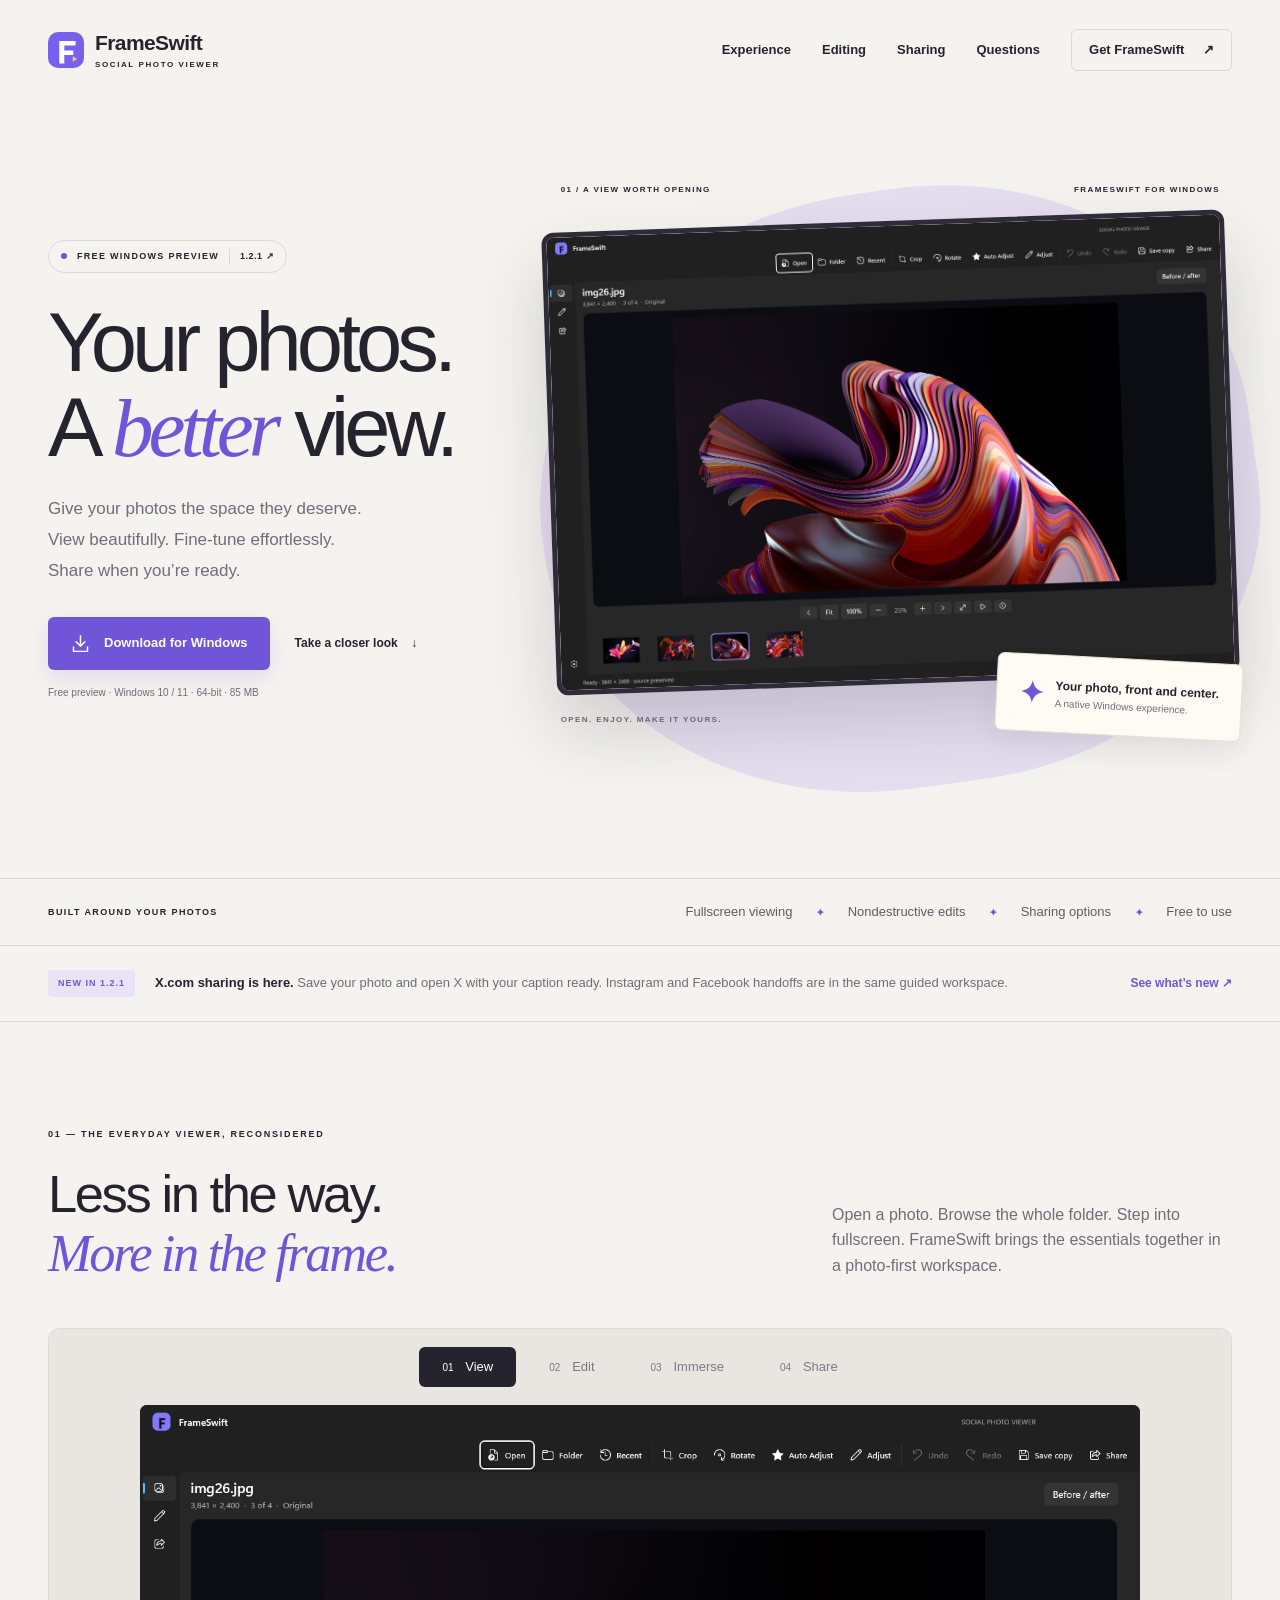
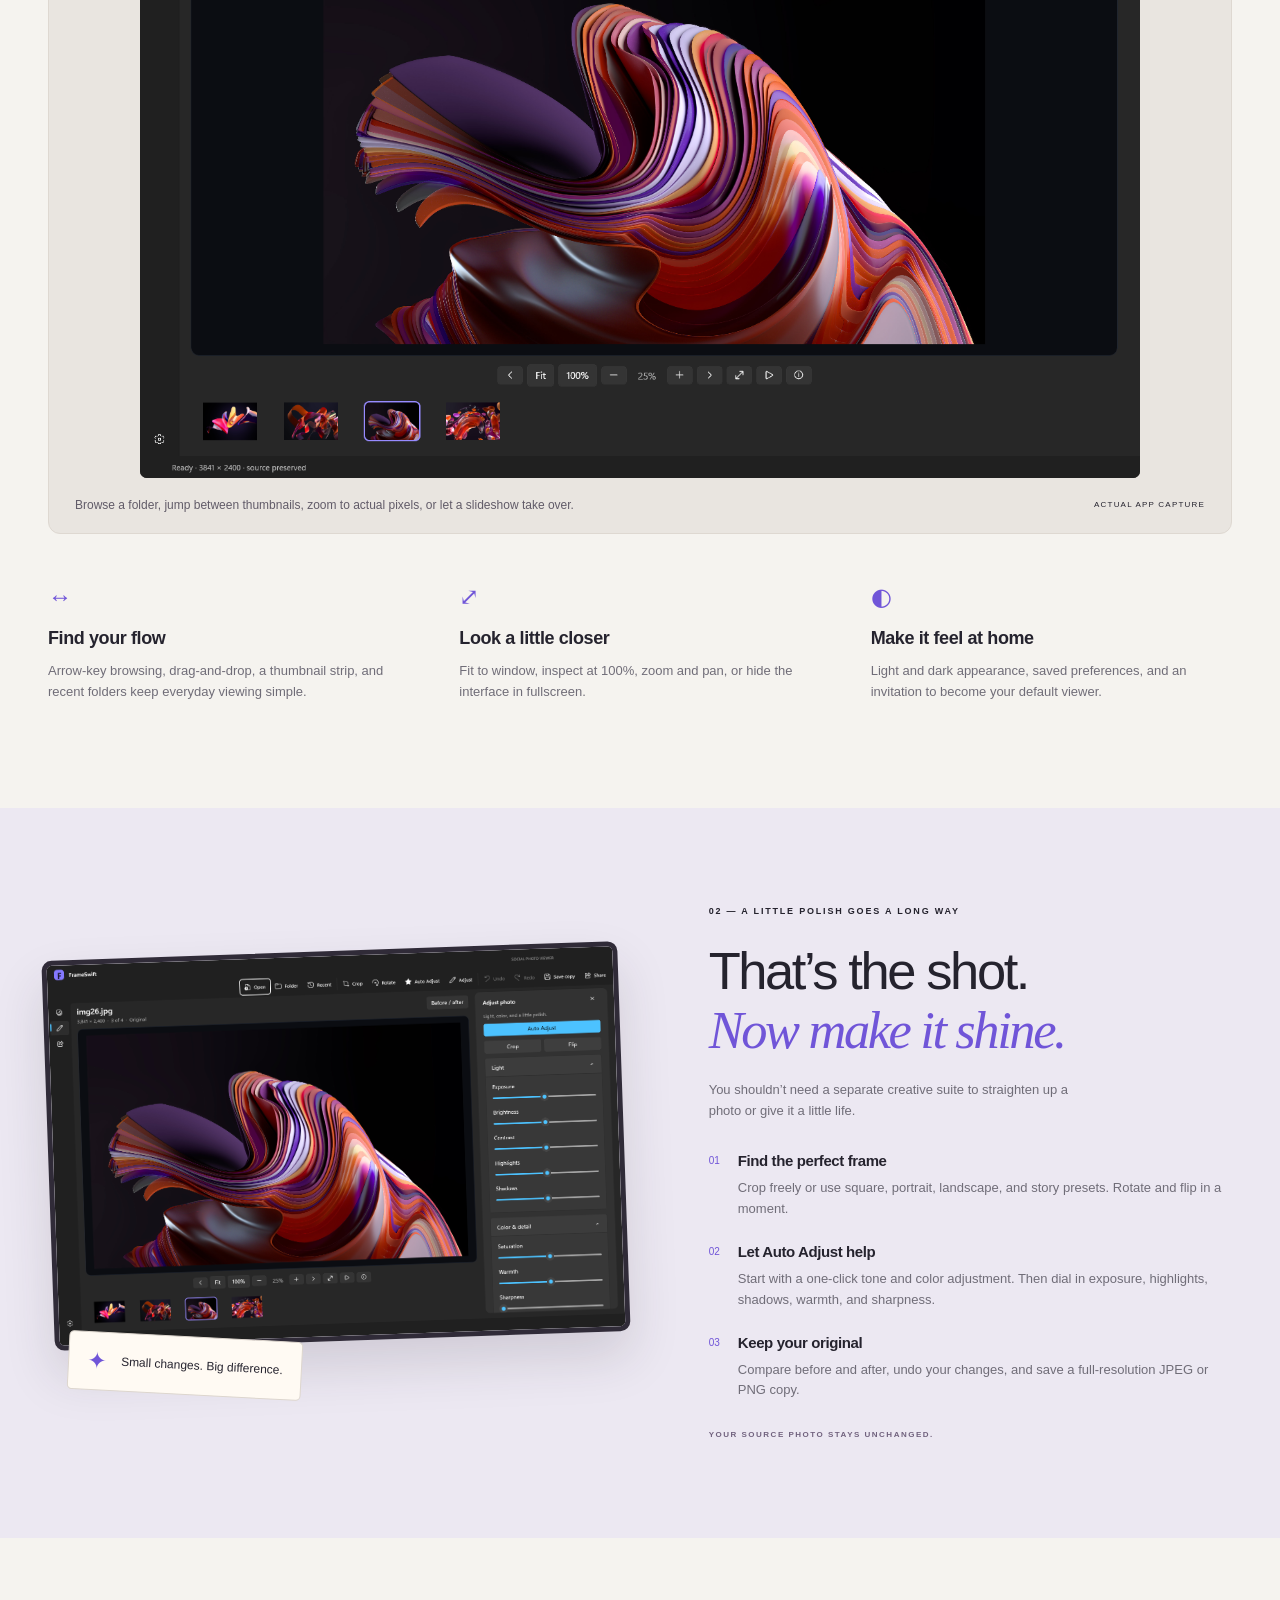
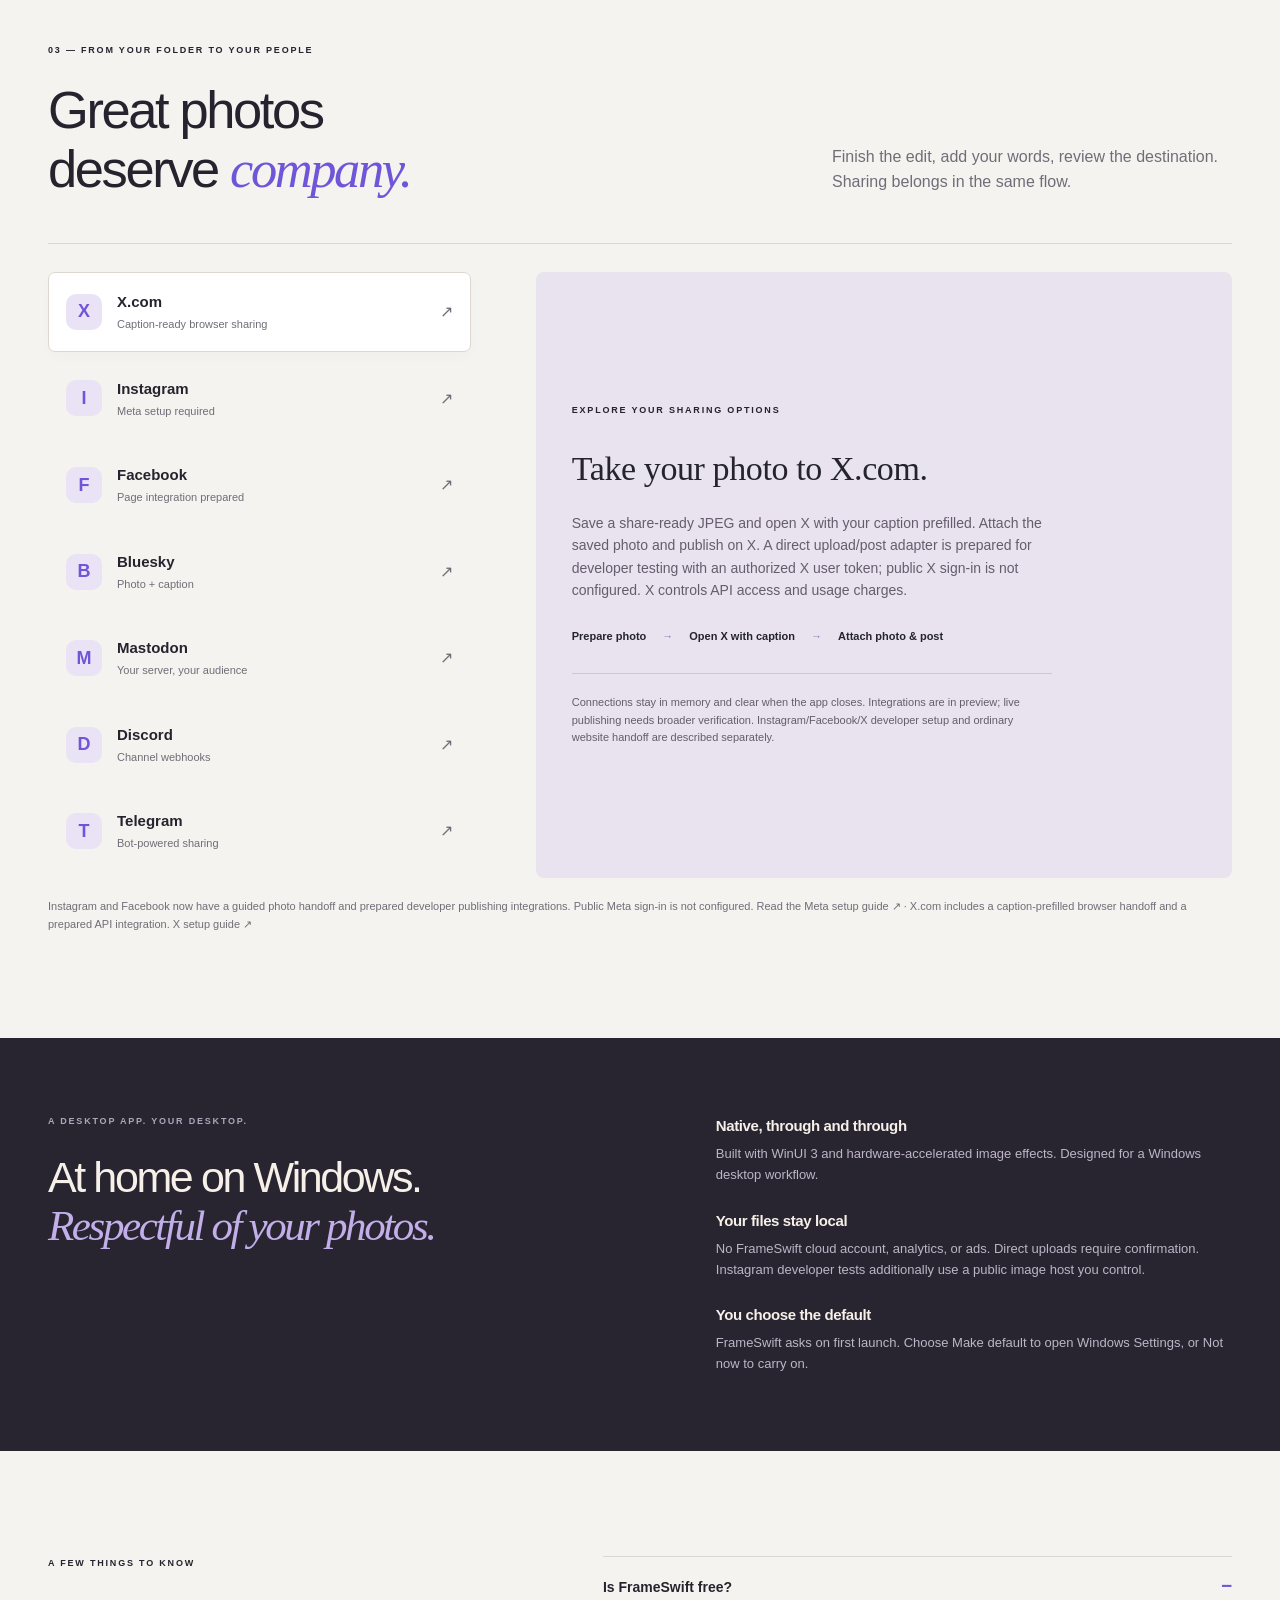
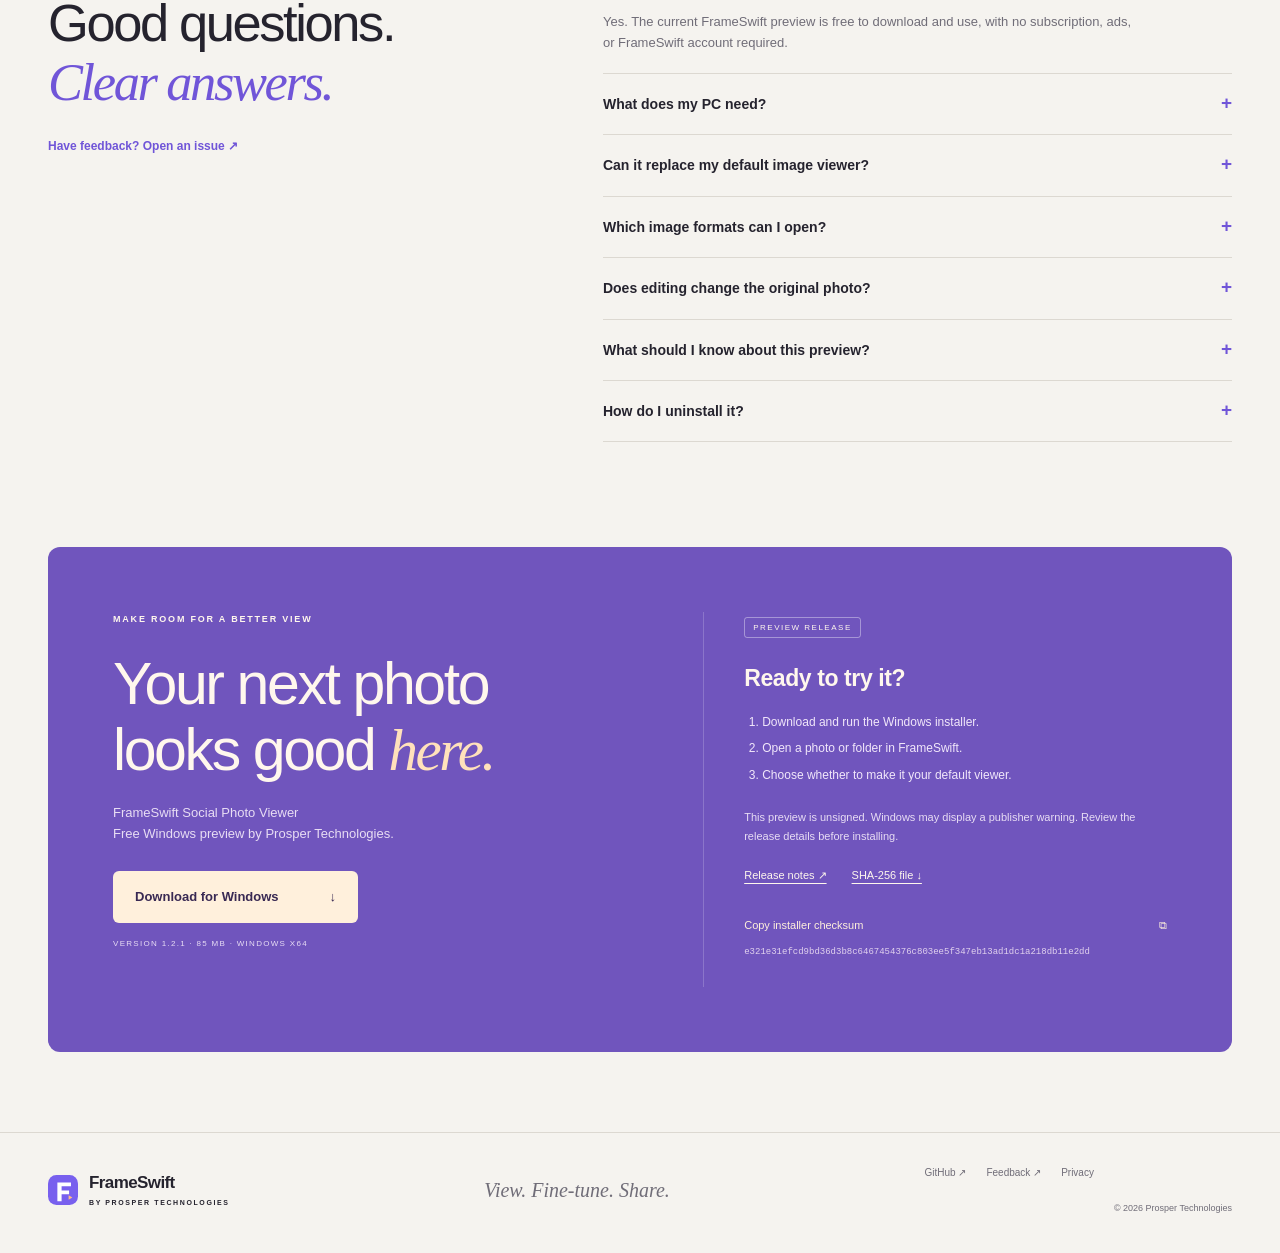
<file: docs/index.html>
<!doctype html>
<html lang="en">
<head>
<meta charset="utf-8"><meta name="viewport" content="width=device-width,initial-scale=1">
<title>FrameSwift — Free Social Photo Viewer for Windows</title>
<meta name="description" content="Meet FrameSwift Social Photo Viewer: a free native Windows photo viewer with fullscreen browsing, crop, Auto Adjust, image adjustments, and direct sharing integrations.">
<meta name="theme-color" content="#f5f3ef">
<link rel="canonical" href="https://ProsperTechnology.github.io/frameswift/">
<meta property="og:type" content="website"><meta property="og:title" content="FrameSwift — Your photos. A better view."><meta property="og:description" content="View, fine-tune, and share. A free native photo viewer for Windows by Prosper Technologies."><meta property="og:url" content="https://ProsperTechnology.github.io/frameswift/"><meta property="og:image" content="https://ProsperTechnology.github.io/frameswift/assets/viewer.png">
<meta name="twitter:card" content="summary_large_image">
<link rel="icon" href="assets/icon.svg" type="image/svg+xml"><link rel="stylesheet" href="style.css?v=20261103-image-fix">
<script type="application/ld+json">{"@context":"https://schema.org","@type":"SoftwareApplication","name":"FrameSwift Social Photo Viewer","applicationCategory":"MultimediaApplication","operatingSystem":"Windows 10 2004 or later (x64), Windows 11","softwareVersion":"1.2.1 preview","offers":{"@type":"Offer","price":"0","priceCurrency":"USD"},"author":{"@type":"Organization","name":"Prosper Technologies"},"downloadUrl":"https://github.com/ProsperTechnology/frameswift/releases/download/v1.2.1/FrameSwift-1.2.1-Setup-x64.exe"}</script>
<script src="script.js" defer></script>
</head>
<body>
<a class="skip" href="#main">Skip to content</a>
<header class="header"><a class="brand" href="#" aria-label="FrameSwift home"><img src="assets/icon.svg" width="36" height="36" alt=""><span>FrameSwift<small>SOCIAL PHOTO VIEWER</small></span></a><nav id="nav" aria-label="Main navigation"><a href="#experience">Experience</a><a href="#editing">Editing</a><a href="#sharing">Sharing</a><a href="#faq">Questions</a><a class="nav-download" href="#download">Get FrameSwift <span aria-hidden="true">↗</span></a></nav></header>
<main id="main">
<section class="hero wrap"><div class="hero-copy"><a class="pill" href="#download"><span class="dot"></span> FREE WINDOWS PREVIEW <span>1.2.1 ↗</span></a><h1>Your photos.<br>A <em>better</em> view.</h1><p class="lede">Give your photos the space they deserve.<br>View beautifully. Fine-tune effortlessly.<br>Share when you’re ready.</p><div class="actions"><a class="button primary download" href="https://github.com/ProsperTechnology/frameswift/releases/download/v1.2.1/FrameSwift-1.2.1-Setup-x64.exe"><svg viewBox="0 0 24 24" aria-hidden="true"><path d="M12 3v12m-5-5 5 5 5-5M4 16v5h16v-5"/></svg> Download for Windows</a><a class="text-link" href="#experience">Take a closer look <span>↓</span></a></div><p class="micro">Free preview · Windows 10 / 11 · 64-bit · 85 MB</p></div><div class="hero-art"><div class="art-caption"><span>01 / A VIEW WORTH OPENING</span><span>FRAMESWIFT FOR WINDOWS</span></div><a href="#experience" class="hero-window" aria-label="Explore the FrameSwift viewer"><img src="assets/viewer.png" alt="Actual FrameSwift photo viewer with folder thumbnails, zoom controls, and editing toolbar" width="1444" height="971" fetchpriority="high"></a><div class="floating-note"><span class="spark">✦</span><div>Your photo, front and center.<small>A native Windows experience.</small></div></div><div class="art-footer"><span>OPEN. ENJOY. MAKE IT YOURS.</span><span class="orbital">↗</span></div></div></section>
<div class="capability-bar"><div class="wrap"><span>BUILT AROUND YOUR PHOTOS</span><p>Fullscreen viewing <b>✦</b> Nondestructive edits <b>✦</b> Sharing options <b>✦</b> Free to use</p></div></div>
<aside class="wrap release-update" aria-label="Latest release"><div><span class="release-badge">NEW IN 1.2.1</span><p><strong>X.com sharing is here.</strong> Save your photo and open X with your caption ready. Instagram and Facebook handoffs are in the same guided workspace.</p></div><a href="https://github.com/ProsperTechnology/frameswift/releases/tag/v1.2.1">See what’s new ↗</a></aside>
<section class="wrap experience section" id="experience"><div class="section-intro"><span class="eyebrow">01 — THE EVERYDAY VIEWER, RECONSIDERED</span><h2>Less in the way.<br><em>More in the frame.</em></h2><p>Open a photo. Browse the whole folder. Step into fullscreen. FrameSwift brings the essentials together in a photo-first workspace.</p></div><div class="showcase"><div class="tabs" role="tablist" aria-label="App screenshots"><button id="tab-viewer" role="tab" aria-selected="true" aria-controls="screenshot-panel" data-view="viewer" tabindex="0">01 <span>View</span></button><button id="tab-editor" role="tab" aria-selected="false" aria-controls="screenshot-panel" data-view="editor" tabindex="-1">02 <span>Edit</span></button><button id="tab-fullscreen" role="tab" aria-selected="false" aria-controls="screenshot-panel" data-view="fullscreen" tabindex="-1">03 <span>Immerse</span></button><button id="tab-sharing" role="tab" aria-selected="false" aria-controls="screenshot-panel" data-view="sharing" tabindex="-1">04 <span>Share</span></button></div><div id="screenshot-panel" class="screenshot-panel" role="tabpanel" aria-labelledby="tab-viewer" tabindex="0"><img id="app-shot" src="assets/viewer.png" alt="FrameSwift viewer with folder thumbnails and zoom controls" width="1444" height="971" loading="lazy"></div><div class="shot-caption"><p id="shot-description">Browse a folder, jump between thumbnails, zoom to actual pixels, or let a slideshow take over.</p><span>ACTUAL APP CAPTURE</span></div></div><div class="viewer-details"><article><span>↔</span><h3>Find your flow</h3><p>Arrow-key browsing, drag-and-drop, a thumbnail strip, and recent folders keep everyday viewing simple.</p></article><article><span>⤢</span><h3>Look a little closer</h3><p>Fit to window, inspect at 100%, zoom and pan, or hide the interface in fullscreen.</p></article><article><span>◐</span><h3>Make it feel at home</h3><p>Light and dark appearance, saved preferences, and an invitation to become your default viewer.</p></article></div></section>
<section class="edit-section" id="editing"><div class="wrap edit-grid"><div class="edit-visual"><img src="assets/editor.png" alt="FrameSwift native editor showing crop and image adjustment tools" width="1444" height="971" loading="lazy"><div class="edit-tag"><span>✦</span> Small changes. Big difference.</div></div><div class="edit-copy"><span class="eyebrow">02 — A LITTLE POLISH GOES A LONG WAY</span><h2>That’s the shot.<br><em>Now make it shine.</em></h2><p>You shouldn’t need a separate creative suite to straighten up a photo or give it a little life.</p><ol class="edit-list"><li><span>01</span><div><h3>Find the perfect frame</h3><p>Crop freely or use square, portrait, landscape, and story presets. Rotate and flip in a moment.</p></div></li><li><span>02</span><div><h3>Let Auto Adjust help</h3><p>Start with a one-click tone and color adjustment. Then dial in exposure, highlights, shadows, warmth, and sharpness.</p></div></li><li><span>03</span><div><h3>Keep your original</h3><p>Compare before and after, undo your changes, and save a full-resolution JPEG or PNG copy.</p></div></li></ol><span class="small-label">YOUR SOURCE PHOTO STAYS UNCHANGED.</span></div></div></section>
<section class="wrap section sharing" id="sharing"><div class="section-intro"><span class="eyebrow">03 — FROM YOUR FOLDER TO YOUR PEOPLE</span><h2>Great photos<br>deserve <em>company.</em></h2><p>Finish the edit, add your words, review the destination. Sharing belongs in the same flow.</p></div><div class="share-explorer"><div class="platforms" aria-label="Explore sharing integrations"><button class="platform active" data-platform="x" aria-pressed="true"><span class="platform-letter">X</span><span>X.com<small>Caption-ready browser sharing</small></span><span>↗</span></button><button class="platform" data-platform="instagram" aria-pressed="false"><span class="platform-letter">I</span><span>Instagram<small>Meta setup required</small></span><span>↗</span></button><button class="platform" data-platform="facebook" aria-pressed="false"><span class="platform-letter">F</span><span>Facebook<small>Page integration prepared</small></span><span>↗</span></button><button class="platform" data-platform="bluesky" aria-pressed="false"><span class="platform-letter">B</span><span>Bluesky<small>Photo + caption</small></span><span>↗</span></button><button class="platform" data-platform="mastodon" aria-pressed="false"><span class="platform-letter">M</span><span>Mastodon<small>Your server, your audience</small></span><span>↗</span></button><button class="platform" data-platform="discord" aria-pressed="false"><span class="platform-letter">D</span><span>Discord<small>Channel webhooks</small></span><span>↗</span></button><button class="platform" data-platform="telegram" aria-pressed="false"><span class="platform-letter">T</span><span>Telegram<small>Bot-powered sharing</small></span><span>↗</span></button></div><div class="share-detail" aria-live="polite"><span class="eyebrow">EXPLORE YOUR SHARING OPTIONS</span><h3 id="platform-title">Take your photo to X.com.</h3><p id="platform-description">Save a share-ready JPEG and open X with your caption prefilled. Attach the saved photo and publish on X. A direct upload/post adapter is prepared for developer testing with an authorized X user token; public X sign-in is not configured. X controls API access and usage charges.</p><div class="share-steps"><span>Prepare photo</span><i>→</i><span>Open X with caption</span><i>→</i><span>Attach photo &amp; post</span></div><p class="share-note">Connections stay in memory and clear when the app closes. Integrations are in preview; live publishing needs broader verification. Instagram/Facebook/X developer setup and ordinary website handoff are described separately.</p></div></div><p class="integration-limit">Instagram and Facebook now have a guided photo handoff and prepared developer publishing integrations. Public Meta sign-in is not configured. <a href="meta-setup.txt">Read the Meta setup guide ↗</a> · X.com includes a caption-prefilled browser handoff and a prepared API integration. <a href="x-setup.txt">X setup guide ↗</a></p></section>
<section class="trust-section"><div class="wrap trust-grid"><div><span class="eyebrow">A DESKTOP APP. YOUR DESKTOP.</span><h2>At home on Windows.<br><em>Respectful of your photos.</em></h2></div><div class="trust-points"><article><h3>Native, through and through</h3><p>Built with WinUI 3 and hardware-accelerated image effects. Designed for a Windows desktop workflow.</p></article><article><h3>Your files stay local</h3><p>No FrameSwift cloud account, analytics, or ads. Direct uploads require confirmation. Instagram developer tests additionally use a public image host you control.</p></article><article><h3>You choose the default</h3><p>FrameSwift asks on first launch. Choose Make default to open Windows Settings, or Not now to carry on.</p></article></div></div></section>
<section class="wrap section faq" id="faq"><div><span class="eyebrow">A FEW THINGS TO KNOW</span><h2>Good questions.<br><em>Clear answers.</em></h2><a class="text-link" href="https://github.com/ProsperTechnology/frameswift/issues">Have feedback? Open an issue ↗</a></div><div class="questions"><details open><summary>Is FrameSwift free?</summary><p>Yes. The current FrameSwift preview is free to download and use, with no subscription, ads, or FrameSwift account required.</p></details><details><summary>What does my PC need?</summary><p>A 64-bit PC running Windows 10 version 2004 or later, or Windows 11. Windows 11 is the primary test platform. The installer includes the app runtimes and Microsoft’s signed Visual C++ runtime installer, used if needed.</p></details><details><summary>Can it replace my default image viewer?</summary><p>FrameSwift asks on first launch. Choose Make default, then select FrameSwift Social Photo Viewer for your image types in Windows Default apps. You can revisit this from FrameSwift Settings. Your Windows choices are never changed without your selection.</p></details><details><summary>Which image formats can I open?</summary><p>JPEG, PNG, BMP, GIF, and TIFF are the basic formats. GIF and TIFF display the first frame or page. WebP, HEIC/HEIF, and AVIF depend on installed Windows codecs. RAW, SVG, animated playback, and multipage navigation are not included.</p></details><details><summary>Does editing change the original photo?</summary><p>Edits are kept as a recipe while you work. Save copy exports a new JPEG or PNG and protects the original filename. Optional recovery can restore edits after an unexpected exit when the original source still matches.</p></details><details><summary>What should I know about this preview?</summary><p>Version 1.2.1 is an early preview. The app and installer are unsigned, so Windows may display a publisher warning. Check the release and checksum before deciding to install. Rendering, export, persistence, installation, reinstall, and uninstall checks passed; live social posting, all codecs, and every hardware configuration have not been verified. Instagram/Facebook public sign-in requires a configured Meta app, approval, and hosted services. Public X sign-in is also unconfigured; the prepared API route requires your own authorized X developer setup. Full-resolution operations are limited to 80 megapixels and device limits.</p></details><details><summary>How do I uninstall it?</summary><p>Remove FrameSwift from Windows Settings → Apps → Installed apps. The uninstaller removes the application and its owned registration and shortcuts. Your personal photos and saved preferences are preserved.</p></details></div></section>
<section class="wrap download-section" id="download"><div class="download-card"><div><span class="eyebrow">MAKE ROOM FOR A BETTER VIEW</span><h2>Your next photo<br>looks good <em>here.</em></h2><p>FrameSwift Social Photo Viewer<br>Free Windows preview by Prosper Technologies.</p><a class="button cream download" href="https://github.com/ProsperTechnology/frameswift/releases/download/v1.2.1/FrameSwift-1.2.1-Setup-x64.exe">Download for Windows <span>↓</span></a><p class="download-meta">VERSION 1.2.1 · 85 MB · WINDOWS X64</p></div><div class="download-info"><span class="release-label">PREVIEW RELEASE</span><h3>Ready to try it?</h3><ol><li>Download and run the Windows installer.</li><li>Open a photo or folder in FrameSwift.</li><li>Choose whether to make it your default viewer.</li></ol><p>This preview is unsigned. Windows may display a publisher warning. Review the release details before installing.</p><div class="release-links"><a href="https://github.com/ProsperTechnology/frameswift/releases/tag/v1.2.1">Release notes ↗</a><a href="https://github.com/ProsperTechnology/frameswift/releases/download/v1.2.1/FrameSwift-1.2.1-Setup-x64.exe.sha256">SHA-256 file ↓</a></div><button class="checksum" id="copy-checksum">Copy installer checksum <span>⧉</span></button><code id="checksum">e321e31efcd9bd36d3b8c6467454376c803ee5f347eb13ad1dc1a218db11e2dd</code><span id="copy-status" role="status"></span></div></div></section>
</main>
<footer class="wrap footer"><a class="brand" href="#"><img src="assets/icon.svg" width="30" height="30" alt=""><span>FrameSwift<small>BY PROSPER TECHNOLOGIES</small></span></a><p>View. Fine-tune. Share.</p><div><a href="https://github.com/ProsperTechnology/frameswift">GitHub ↗</a><a href="https://github.com/ProsperTechnology/frameswift/issues">Feedback ↗</a><a href="privacy.html">Privacy</a><span>© 2026 Prosper Technologies</span></div></footer>
</body></html>
</file>
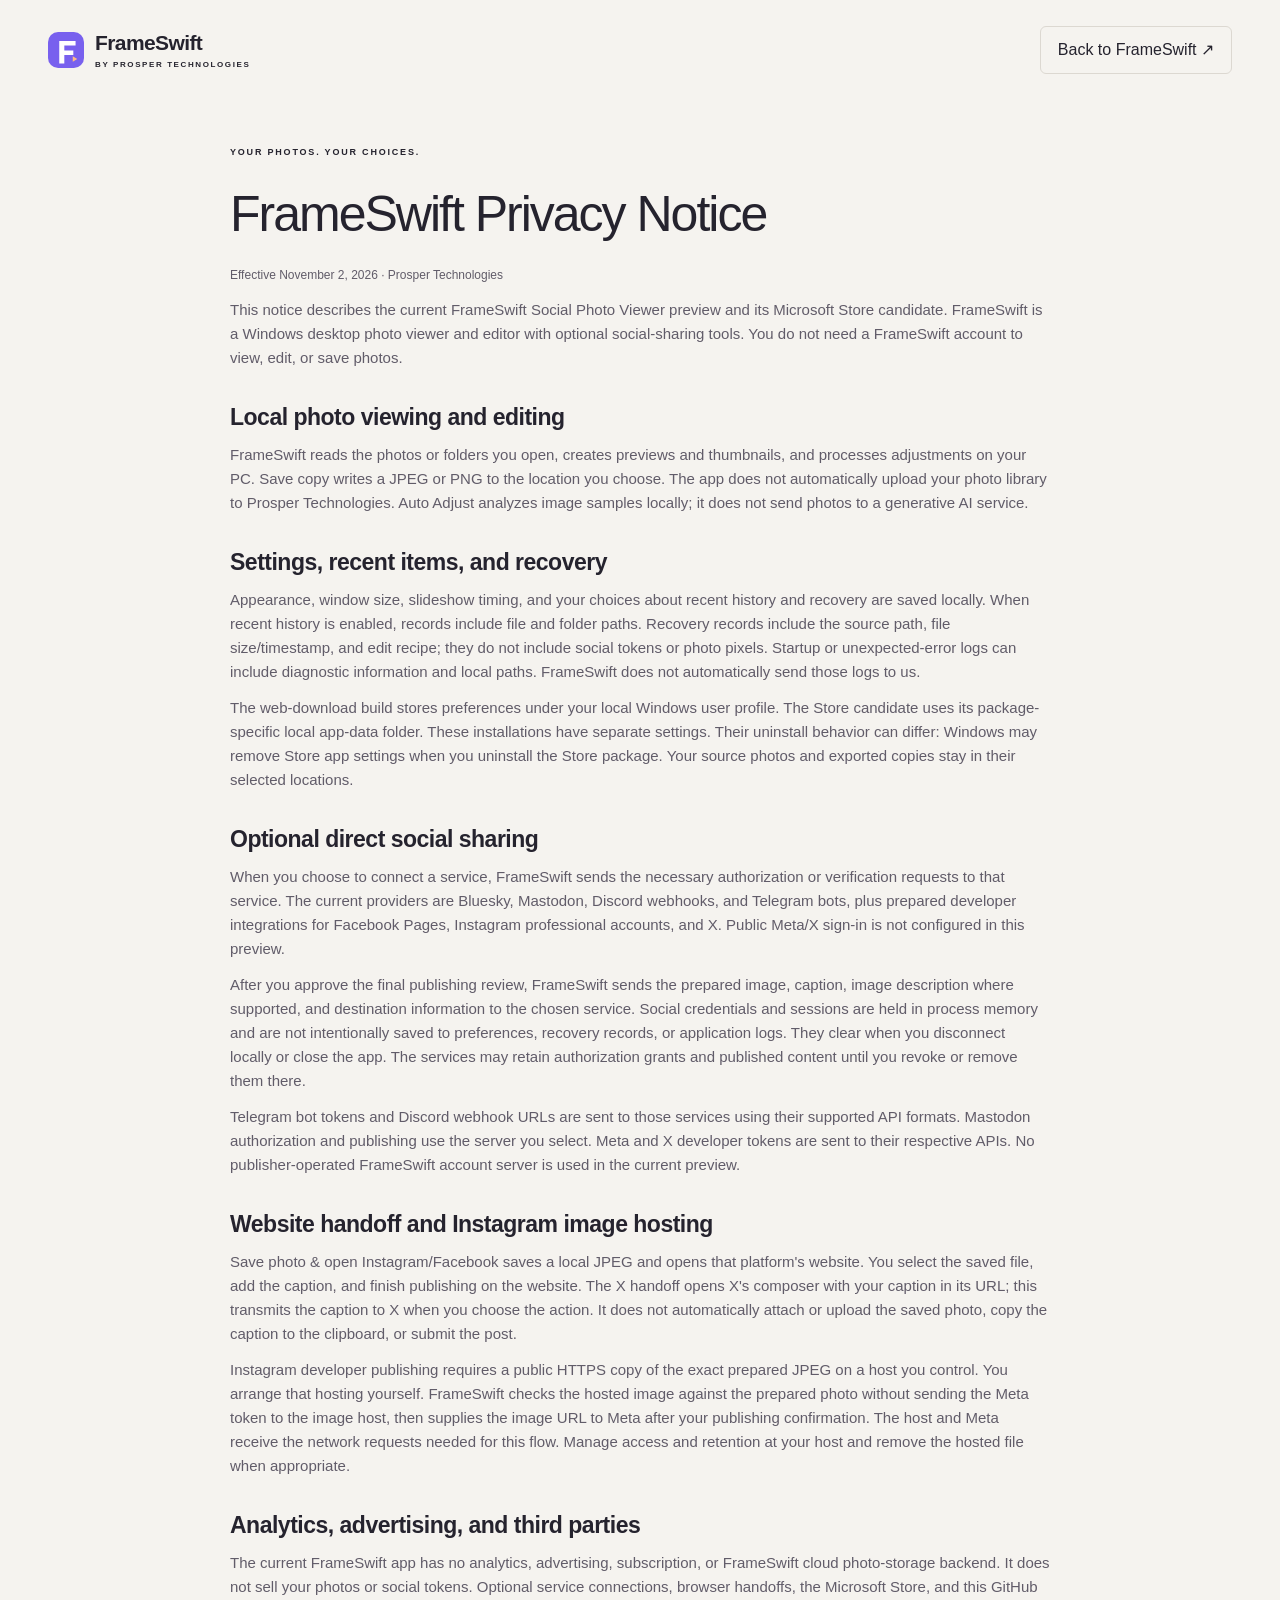
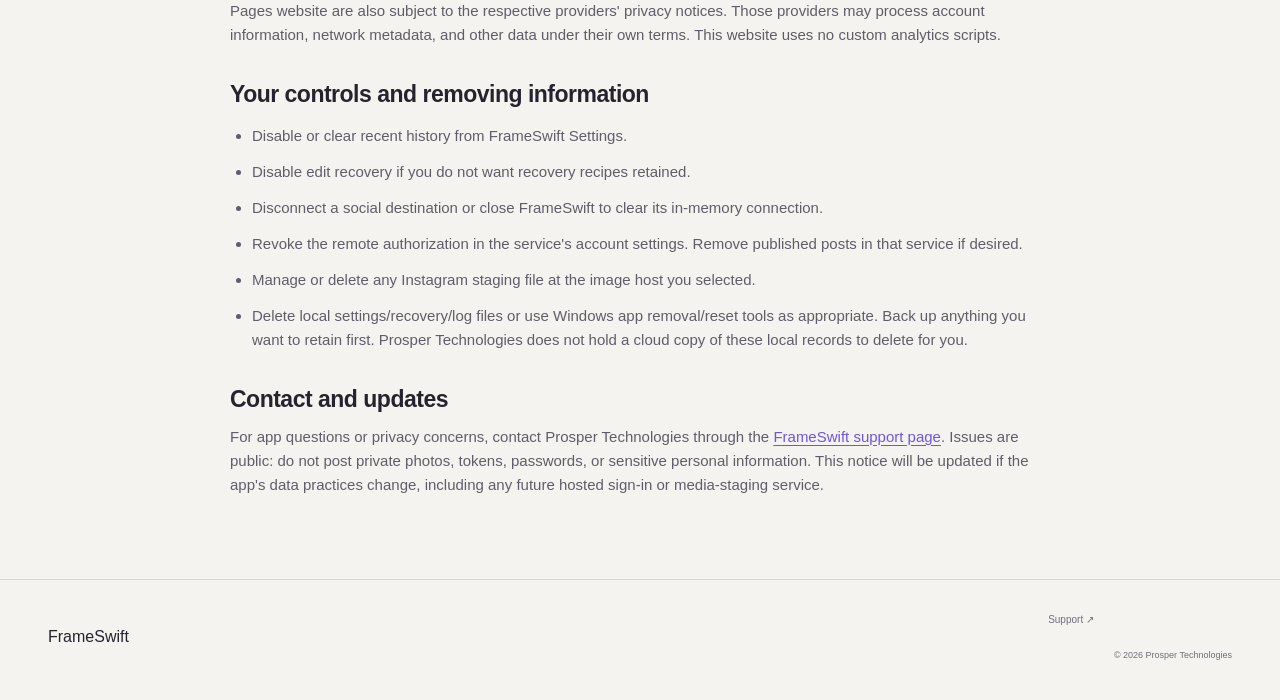
<file: docs/privacy.html>
<!doctype html>
<html lang="en"><head><meta charset="utf-8"><meta name="viewport" content="width=device-width,initial-scale=1"><title>FrameSwift Privacy Notice — Prosper Technologies</title><meta name="description" content="How FrameSwift handles local photos, preferences, recovery records, and optional social sharing."><link rel="icon" href="assets/icon.svg" type="image/svg+xml"><link rel="stylesheet" href="style.css?v=20261103-image-fix"><style>.policy-page{max-width:880px;margin:auto;padding:45px 30px 70px}.policy-page h1{font-size:50px;letter-spacing:-2px;line-height:1.1}.policy-page h2{font:600 23px 'Segoe UI',Arial,sans-serif;letter-spacing:-.5px;margin:34px 0 12px}.policy-page p,.policy-page li{font-size:15px;color:#615c69;margin:12px 0}.policy-page a{text-decoration:underline;text-underline-offset:3px;color:#7055d8}.policy-page ul{padding-left:22px}.policy-page .date{font-size:12px}@media(max-width:480px){.policy-page h1{font-size:38px}}</style></head>
<body><header class="header"><a class="brand" href="./"><img src="assets/icon.svg" width="36" height="36" alt=""><span>FrameSwift<small>BY PROSPER TECHNOLOGIES</small></span></a><a href="./" class="nav-download">Back to FrameSwift ↗</a></header>
<main class="policy-page"><span class="eyebrow">YOUR PHOTOS. YOUR CHOICES.</span><h1>FrameSwift Privacy Notice</h1><p class="date">Effective November 2, 2026 · Prosper Technologies</p>
<p>This notice describes the current FrameSwift Social Photo Viewer preview and its Microsoft Store candidate. FrameSwift is a Windows desktop photo viewer and editor with optional social-sharing tools. You do not need a FrameSwift account to view, edit, or save photos.</p>
<h2>Local photo viewing and editing</h2><p>FrameSwift reads the photos or folders you open, creates previews and thumbnails, and processes adjustments on your PC. Save copy writes a JPEG or PNG to the location you choose. The app does not automatically upload your photo library to Prosper Technologies. Auto Adjust analyzes image samples locally; it does not send photos to a generative AI service.</p>
<h2>Settings, recent items, and recovery</h2><p>Appearance, window size, slideshow timing, and your choices about recent history and recovery are saved locally. When recent history is enabled, records include file and folder paths. Recovery records include the source path, file size/timestamp, and edit recipe; they do not include social tokens or photo pixels. Startup or unexpected-error logs can include diagnostic information and local paths. FrameSwift does not automatically send those logs to us.</p><p>The web-download build stores preferences under your local Windows user profile. The Store candidate uses its package-specific local app-data folder. These installations have separate settings. Their uninstall behavior can differ: Windows may remove Store app settings when you uninstall the Store package. Your source photos and exported copies stay in their selected locations.</p>
<h2>Optional direct social sharing</h2><p>When you choose to connect a service, FrameSwift sends the necessary authorization or verification requests to that service. The current providers are Bluesky, Mastodon, Discord webhooks, and Telegram bots, plus prepared developer integrations for Facebook Pages, Instagram professional accounts, and X. Public Meta/X sign-in is not configured in this preview.</p><p>After you approve the final publishing review, FrameSwift sends the prepared image, caption, image description where supported, and destination information to the chosen service. Social credentials and sessions are held in process memory and are not intentionally saved to preferences, recovery records, or application logs. They clear when you disconnect locally or close the app. The services may retain authorization grants and published content until you revoke or remove them there.</p><p>Telegram bot tokens and Discord webhook URLs are sent to those services using their supported API formats. Mastodon authorization and publishing use the server you select. Meta and X developer tokens are sent to their respective APIs. No publisher-operated FrameSwift account server is used in the current preview.</p>
<h2>Website handoff and Instagram image hosting</h2><p>Save photo &amp; open Instagram/Facebook saves a local JPEG and opens that platform's website. You select the saved file, add the caption, and finish publishing on the website. The X handoff opens X's composer with your caption in its URL; this transmits the caption to X when you choose the action. It does not automatically attach or upload the saved photo, copy the caption to the clipboard, or submit the post.</p><p>Instagram developer publishing requires a public HTTPS copy of the exact prepared JPEG on a host you control. You arrange that hosting yourself. FrameSwift checks the hosted image against the prepared photo without sending the Meta token to the image host, then supplies the image URL to Meta after your publishing confirmation. The host and Meta receive the network requests needed for this flow. Manage access and retention at your host and remove the hosted file when appropriate.</p>
<h2>Analytics, advertising, and third parties</h2><p>The current FrameSwift app has no analytics, advertising, subscription, or FrameSwift cloud photo-storage backend. It does not sell your photos or social tokens. Optional service connections, browser handoffs, the Microsoft Store, and this GitHub Pages website are also subject to the respective providers' privacy notices. Those providers may process account information, network metadata, and other data under their own terms. This website uses no custom analytics scripts.</p>
<h2 id="remove-info">Your controls and removing information</h2><ul><li>Disable or clear recent history from FrameSwift Settings.</li><li>Disable edit recovery if you do not want recovery recipes retained.</li><li>Disconnect a social destination or close FrameSwift to clear its in-memory connection.</li><li>Revoke the remote authorization in the service's account settings. Remove published posts in that service if desired.</li><li>Manage or delete any Instagram staging file at the image host you selected.</li><li>Delete local settings/recovery/log files or use Windows app removal/reset tools as appropriate. Back up anything you want to retain first. Prosper Technologies does not hold a cloud copy of these local records to delete for you.</li></ul>
<h2>Contact and updates</h2><p>For app questions or privacy concerns, contact Prosper Technologies through the <a href="https://github.com/ProsperTechnology/frameswift/issues">FrameSwift support page</a>. Issues are public: do not post private photos, tokens, passwords, or sensitive personal information. This notice will be updated if the app's data practices change, including any future hosted sign-in or media-staging service.</p>
</main><footer class="wrap footer"><a href="./">FrameSwift</a><div><a href="https://github.com/ProsperTechnology/frameswift/issues">Support ↗</a><span>© 2026 Prosper Technologies</span></div></footer></body></html>
</file>
<file: docs/style.css>
:root{--paper:#f5f3ef;--ink:#25232e;--muted:#706d78;--purple:#7055d8;--line:#dcd8d1;--serif:Georgia,'Times New Roman',serif;--sans:'Segoe UI',Arial,sans-serif}*{box-sizing:border-box}html{scroll-behavior:smooth;scroll-padding-top:100px}body{margin:0;background:var(--paper);color:var(--ink);font-family:var(--sans);font-size:16px;line-height:1.6}a{color:inherit;text-decoration:none}button{font:inherit;cursor:pointer}button,a,summary{-webkit-tap-highlight-color:transparent}a:focus-visible,button:focus-visible,summary:focus-visible,[tabindex]:focus-visible{outline:3px solid #9477ff;outline-offset:5px}img{max-width:100%;height:auto;display:block}svg{width:21px;height:21px;fill:none;stroke:currentColor;stroke-width:1.7;stroke-linecap:round;stroke-linejoin:round}.wrap{max-width:1320px;margin:auto;padding-left:48px;padding-right:48px}.skip{position:absolute;top:-100px;left:20px;background:white;padding:10px;z-index:100}.skip:focus{top:12px}.header{height:100px;max-width:1440px;margin:auto;padding:0 48px;display:flex;align-items:center;justify-content:space-between;gap:20px}.brand{display:inline-flex;align-items:center;gap:11px;font-size:21px;font-weight:700;letter-spacing:-.6px;line-height:1.2}.brand small{display:block;font-size:8px;letter-spacing:1.6px;font-weight:600;margin-top:5px}.header nav{display:flex;gap:31px;align-items:center;font-size:13px;font-weight:600}.header nav a:hover,.text-link:hover{color:var(--purple)}.nav-download{border:1px solid var(--line);border-radius:6px;padding:10px 17px}.nav-download span{margin-left:15px}.menu{display:none}.hero{display:grid;grid-template-columns:.85fr 1.3fr;gap:54px;align-items:center;min-height:690px;padding-top:60px;padding-bottom:96px}.pill{font-size:9px;font-weight:700;letter-spacing:1.3px;display:inline-flex;align-items:center;gap:10px;border:1px solid var(--line);border-radius:30px;padding:8px 12px}.pill>span:last-child{border-left:1px solid var(--line);padding-left:10px;letter-spacing:.5px}.dot{width:6px;height:6px;background:var(--purple);border-radius:50%}h1,h2,h3,p{margin:0}h1{font-size:clamp(60px,6.5vw,93px);font-weight:500;line-height:1.02;letter-spacing:-5px;margin:28px 0 24px}em{font-family:var(--serif);font-weight:400;color:var(--purple)}.lede{font-size:17px;color:var(--muted);line-height:1.8}.actions{display:flex;gap:25px;align-items:center;margin-top:31px;flex-wrap:wrap}.button{display:inline-flex;justify-content:center;align-items:center;gap:13px;font-size:13px;font-weight:600;padding:16px 22px;border-radius:6px;transition:transform .2s,background .2s}.button:hover{transform:translateY(-3px)}.primary{background:var(--purple);color:#fff;box-shadow:0 8px 22px #7055d825}.primary:hover{background:#5e43c4}.text-link{font-size:12px;font-weight:600}.text-link span{margin-left:10px}.micro{font-size:10px;color:var(--muted);margin-top:15px}.hero-art{position:relative;min-width:0;padding:24px 0 36px}.hero-art:before{content:'';position:absolute;inset:5% -24px -1% -10px;background:#e5deef;border-radius:50% 45% 43% 47%;transform:rotate(-8deg);z-index:-1}.art-caption,.art-footer{display:flex;justify-content:space-between;font-size:8px;letter-spacing:1.4px;font-weight:700;gap:10px}.art-caption{margin:0 12px 24px}.hero-window{display:block;border:5px solid #302b38;border-radius:12px;overflow:hidden;box-shadow:0 35px 70px #322a3d30;transform:rotate(-2deg);transition:transform .4s}.hero-window:hover{transform:rotate(0)}.hero-window img{width:100%;height:auto}.floating-note{position:absolute;bottom:45px;right:-10px;display:flex;gap:12px;align-items:center;background:#fffaf3;padding:15px 22px;border:1px solid #e8dfd0;box-shadow:0 12px 25px #302b3810;border-radius:7px;transform:rotate(3deg);font-size:12px;font-weight:600}.floating-note small{display:block;font-size:10px;font-weight:400;color:var(--muted)}.spark{font-size:29px;color:var(--purple)}.art-footer{margin:30px 12px 0;color:var(--muted)}.orbital{font-size:20px}.capability-bar{border-top:1px solid var(--line);border-bottom:1px solid var(--line)}.capability-bar>.wrap{display:flex;align-items:center;justify-content:space-between;padding-top:23px;padding-bottom:23px;gap:24px}.capability-bar span{font-size:9px;letter-spacing:1.4px;font-weight:700}.capability-bar p{font-size:13px;color:#615c69}.capability-bar b{color:var(--purple);margin:0 20px;font-size:10px}.section{padding-top:105px;padding-bottom:105px}.eyebrow{display:block;font-size:9px;letter-spacing:1.8px;font-weight:700;margin-bottom:24px}h2{font-size:clamp(37px,4.1vw,58px);font-weight:500;line-height:1.12;letter-spacing:-2.4px}.section-intro{display:grid;grid-template-columns:1fr 1fr;column-gap:90px;align-items:end}.section-intro .eyebrow{grid-column:1/-1}.section-intro>p{font-size:16px;color:var(--muted);max-width:400px;margin-left:auto;padding-bottom:4px}.showcase{background:#e9e5e0;border:1px solid #ded8d1;padding:18px 24px 0;border-radius:12px;margin-top:45px}.tabs{display:flex;justify-content:center;gap:10px;margin-bottom:18px}.tabs button{border:0;background:transparent;color:#807888;padding:10px 23px;font-size:10px;border-radius:6px}.tabs span{font-size:13px;margin-left:9px}.tabs button[aria-selected=true]{background:var(--ink);color:#fff}.screenshot-panel{background:#202020;border-radius:7px;overflow:hidden;max-width:1000px;margin:auto}.screenshot-panel img{width:100%;height:auto;aspect-ratio:1444/971;object-fit:contain}.shot-caption{display:flex;justify-content:space-between;gap:20px;padding:18px 2px;align-items:center}.shot-caption p{font-size:12px;color:#615b68}.shot-caption>span{font-size:8px;letter-spacing:1.2px;white-space:nowrap}.viewer-details{display:grid;grid-template-columns:repeat(3,1fr);gap:50px;margin-top:44px}.viewer-details article>span{color:var(--purple);font-size:24px}h3{font-size:18px;font-weight:600;letter-spacing:-.4px}.viewer-details h3{margin:8px 0}.viewer-details p,.edit-copy>p,.edit-list p{font-size:13px;color:var(--muted)}.edit-section{background:#ece8f2;padding:96px 0}.edit-grid{display:grid;grid-template-columns:1.1fr 1fr;gap:85px;align-items:center}.edit-visual{position:relative}.edit-visual img{width:100%;height:auto;border-radius:10px;border:5px solid #302b38;box-shadow:0 25px 50px #302b3825;transform:rotate(-2deg)}.edit-tag{display:inline-flex;gap:15px;align-items:center;position:relative;background:#fffaf3;margin-top:-5px;left:20px;border:1px solid #ddd6ce;border-radius:5px;padding:10px 18px;transform:rotate(3deg);font-size:12px}.edit-tag span{font-size:23px;color:var(--purple)}.edit-copy>p{margin:20px 0 28px;max-width:360px}.edit-list{list-style:none;padding:0;margin:0}.edit-list li{display:flex;gap:18px;margin-top:20px}.edit-list li>span{font-size:10px;color:var(--purple);padding-top:4px}.edit-list h3{font-size:15px;margin-bottom:5px}.small-label{display:block;font-size:8px;letter-spacing:1.5px;font-weight:600;margin-top:28px;color:#71627e}.share-explorer{display:grid;grid-template-columns:.85fr 1.4fr;gap:65px;margin-top:44px;border-top:1px solid var(--line);padding-top:28px}.platform{display:flex;align-items:center;gap:15px;padding:17px;border:1px solid transparent;border-radius:7px;background:transparent;width:100%;text-align:left;margin-bottom:7px;color:var(--ink)}.platform.active{background:#fff;border-color:var(--line);box-shadow:0 5px 13px #302b3805}.platform-letter{display:grid;place-items:center;width:36px;height:36px;background:#e9e3f5;border-radius:10px;color:var(--purple);font-weight:700;font-size:18px}.platform>span:nth-child(2){flex:1;font-size:15px;font-weight:600}.platform small{display:block;font-weight:400;font-size:11px;color:var(--muted);margin-top:2px}.platform>span:last-child{color:var(--muted)}.share-detail{padding:32px 36px;background:#e8e3ee;border-radius:8px;display:flex;flex-direction:column;justify-content:center}.share-detail h3{font-family:var(--serif);font-size:34px;font-weight:400;margin-bottom:16px}.share-detail>p{font-size:14px;color:#655c6d;max-width:480px}.share-steps{display:flex;gap:16px;align-items:center;margin:27px 0;font-size:11px;font-weight:600;flex-wrap:wrap}.share-steps i{font-style:normal;color:#927aad}.share-detail .share-note{font-size:11px;padding-top:20px;border-top:1px solid #cfc5dd}.integration-limit{font-size:11px;color:var(--muted);margin-top:20px}.trust-section{background:#292530;color:#f6f0e9;padding:76px 0}.trust-grid{display:grid;grid-template-columns:1.1fr 1fr;gap:100px}.trust-section h2{font-size:43px}.trust-section em{color:#c2afea}.trust-section .eyebrow{color:#afa5bb}.trust-points{display:grid;gap:23px}.trust-points h3{font-size:15px;margin-bottom:6px}.trust-points p{font-size:13px;color:#bdb5c7}.faq{display:grid;grid-template-columns:.85fr 1.15fr;gap:90px}.faq .text-link{display:inline-block;margin-top:25px;color:var(--purple)}details{border-bottom:1px solid var(--line);padding:19px 0}details:first-child{border-top:1px solid var(--line)}summary{cursor:pointer;font-size:14px;font-weight:600;list-style:none;display:flex;justify-content:space-between;gap:15px}summary::-webkit-details-marker{display:none}summary:after{content:'+';color:var(--purple);font-size:19px;line-height:1}details[open] summary:after{content:'−'}details p{font-size:13px;color:var(--muted);margin-top:14px;max-width:540px}.download-section{padding-bottom:80px}.download-card{background:#7055bd;color:#fff7ed;border-radius:12px;padding:65px;display:grid;grid-template-columns:1.1fr 1fr;gap:80px;position:relative;overflow:hidden}.download-card h2{font-size:59px}.download-card em{color:#ffe1bb}.download-card>div>p{font-size:13px;margin-top:20px;color:#e8ddf4}.cream{background:#fff0dc;color:#392953;margin-top:26px;min-width:245px;justify-content:space-between}.download-card .download-meta{font-size:8px;letter-spacing:1.3px;margin-top:15px}.download-info{border-left:1px solid #ffffff30;padding-left:40px}.release-label{font-size:8px;border:1px solid #ffffff60;border-radius:3px;padding:5px 8px;letter-spacing:1.5px}.download-info h3{font-size:23px;margin-top:22px}.download-info ol{font-size:12px;padding-left:18px;color:#f1e7fa;line-height:2.2}.download-info>p{font-size:11px!important;line-height:1.7}.release-links{display:flex;gap:25px;margin:22px 0;font-size:11px;text-decoration:underline;text-underline-offset:4px}.checksum{display:flex;justify-content:space-between;width:100%;padding:10px 0;border:none;background:transparent;color:#fff0dc;font-size:11px}.checksum:hover{text-decoration:underline}.download-info code{font-size:9px;color:#e1d2ee;overflow-wrap:anywhere;display:block;line-height:1.6}#copy-status{display:block;font-size:11px;min-height:20px;margin-top:8px}.footer{border-top:1px solid var(--line);padding-top:32px;padding-bottom:38px;display:flex;align-items:center;justify-content:space-between;gap:25px}.footer .brand{font-size:17px}.footer .brand small{font-size:7px}.footer>p{font-family:var(--serif);font-style:italic;font-size:20px;color:var(--muted)}.footer>div{display:flex;gap:20px;flex-wrap:wrap;font-size:10px;color:var(--muted)}.footer>div>span{width:100%;text-align:right;font-size:9px}
@media(min-width:1600px){.hero{min-height:780px}}@media(max-width:1100px){.wrap,.header{padding-left:30px;padding-right:30px}.header nav{gap:20px}.hero{gap:30px;grid-template-columns:1fr 1.1fr}.hero h1{font-size:72px}.actions{gap:20px}.hero-art .floating-note{right:-4px;padding:12px}.capability-bar b{margin:0 10px}.edit-grid{gap:45px}.share-explorer{gap:35px}.download-card{padding:45px;gap:40px}.download-card h2{font-size:50px}.trust-grid{gap:60px}.faq{gap:50px}.section-intro{column-gap:55px}.art-caption{font-size:7px}}
@media(max-width:780px){.header{height:85px}.header nav{gap:16px}.header nav>a:not(.nav-download){display:none}.hero{grid-template-columns:1fr;padding-top:35px;padding-bottom:55px;gap:34px;min-height:auto}.hero h1{font-size:76px}.hero-copy{max-width:530px}.hero-art{max-width:650px;margin:0 auto;width:100%;padding-top:15px}.hero-art:before{inset:0 -10px 0 0}.art-caption{font-size:8px}.hero-window{transform:rotate(-1deg)}.floating-note{bottom:35px!important}.section{padding-top:70px;padding-bottom:70px}.capability-bar>.wrap{flex-direction:column;gap:7px;text-align:center}.capability-bar p{font-size:11px}.capability-bar b{margin:0 6px}.section-intro{grid-template-columns:1fr;gap:20px}.section-intro .eyebrow{margin-bottom:0}.section-intro>p{margin-left:0;max-width:500px}.showcase{padding:12px 12px 0;margin-top:30px}.shot-caption{align-items:start}.shot-caption>span{display:none}.viewer-details{gap:25px}.viewer-details h3{font-size:16px}.viewer-details p{font-size:12px}.edit-section{padding:60px 0}.edit-grid{grid-template-columns:1fr;gap:40px}.edit-visual{order:2;max-width:550px}.edit-copy>p{max-width:500px}.edit-list{max-width:500px}.share-explorer{gap:20px;grid-template-columns:1fr 1.2fr}.share-detail{padding:25px}.share-detail h3{font-size:28px}.share-detail>p{font-size:12px}.platform{padding:12px 8px;gap:10px}.platform>span:nth-child(2){font-size:13px}.platform small{font-size:9px}.platform-letter{width:30px;height:30px;font-size:15px}.share-steps{gap:9px;font-size:10px}.trust-grid{grid-template-columns:1fr;gap:35px}.trust-section h2{font-size:40px}.trust-points{grid-template-columns:repeat(3,1fr);gap:20px}.faq{grid-template-columns:1fr;gap:30px}.download-card{grid-template-columns:1fr;gap:40px}.download-info{border-left:0;border-top:1px solid #ffffff30;padding-left:0;padding-top:30px}.download-info ol{font-size:13px}.footer{flex-wrap:wrap}.footer>div{margin-left:auto}.footer>p{display:none}}
@media(max-width:480px){.wrap,.header{padding-left:22px;padding-right:22px}.brand{font-size:19px}.brand small{font-size:7px}.header .nav-download{padding:9px 12px;font-size:11px}.header .nav-download span{margin-left:8px}.hero h1{font-size:64px;letter-spacing:-3.5px}.hero{padding-top:26px}.hero .lede{font-size:16px}.actions{gap:21px}.pill{font-size:8px}.art-caption{font-size:6px;letter-spacing:1px}.floating-note{font-size:10px;padding:8px 12px!important;gap:8px;bottom:37px!important}.floating-note small{font-size:8px}.spark{font-size:23px}.art-footer{font-size:7px}.capability-bar p{line-height:2}.capability-bar b{margin:0 4px}h2{font-size:39px;letter-spacing:-1.7px}.section-intro>p{font-size:14px}.tabs{gap:2px;margin-bottom:12px}.tabs button{padding:8px 15px}.tabs span{font-size:12px}.shot-caption p{font-size:10px}.viewer-details{grid-template-columns:1fr;gap:22px;margin-top:28px}.viewer-details article{position:relative;padding-left:43px}.viewer-details article>span{position:absolute;left:0;top:6px}.viewer-details h3{margin-top:0}.viewer-details p{font-size:13px}.share-explorer{grid-template-columns:1fr}.platforms{display:grid;grid-template-columns:1fr 1fr;gap:8px}.platform{margin:0}.platform small{display:none}.platform>span:last-child{display:none}.share-detail{min-height:310px}.trust-points{grid-template-columns:1fr}.trust-section h2{font-size:36px}.download-card{padding:31px 24px}.download-card h2{font-size:44px;letter-spacing:-2px}.download-card .button{min-width:0;width:100%;font-size:12px}.footer>div{margin-left:0}.footer>div>span{text-align:left}.eyebrow{font-size:8px;letter-spacing:1.4px}.edit-tag{left:10px;font-size:10px}}
@media(prefers-reduced-motion:reduce){html{scroll-behavior:auto}*,*:before,*:after{transition:none!important;animation:none!important}}

@media(max-width:480px){.tabs{flex-wrap:wrap}.tabs button{padding:8px 10px}}

.release-update{display:flex;align-items:center;justify-content:space-between;gap:30px;padding-top:24px;padding-bottom:24px;border-bottom:1px solid var(--line)}.release-update>div{display:flex;align-items:center;gap:20px}.release-badge{white-space:nowrap;color:var(--purple);background:#e9e3f5;padding:6px 10px;border-radius:4px;font-size:9px;font-weight:700;letter-spacing:1px}.release-update p{font-size:13px;color:var(--muted)}.release-update strong{color:var(--ink);font-weight:600}.release-update>a{white-space:nowrap;color:var(--purple);font-size:12px;font-weight:600}@media(max-width:780px){.release-update{align-items:flex-start;gap:15px;flex-direction:column}.release-update>div{align-items:flex-start;gap:12px}.release-update p{font-size:12px}}
</file>
